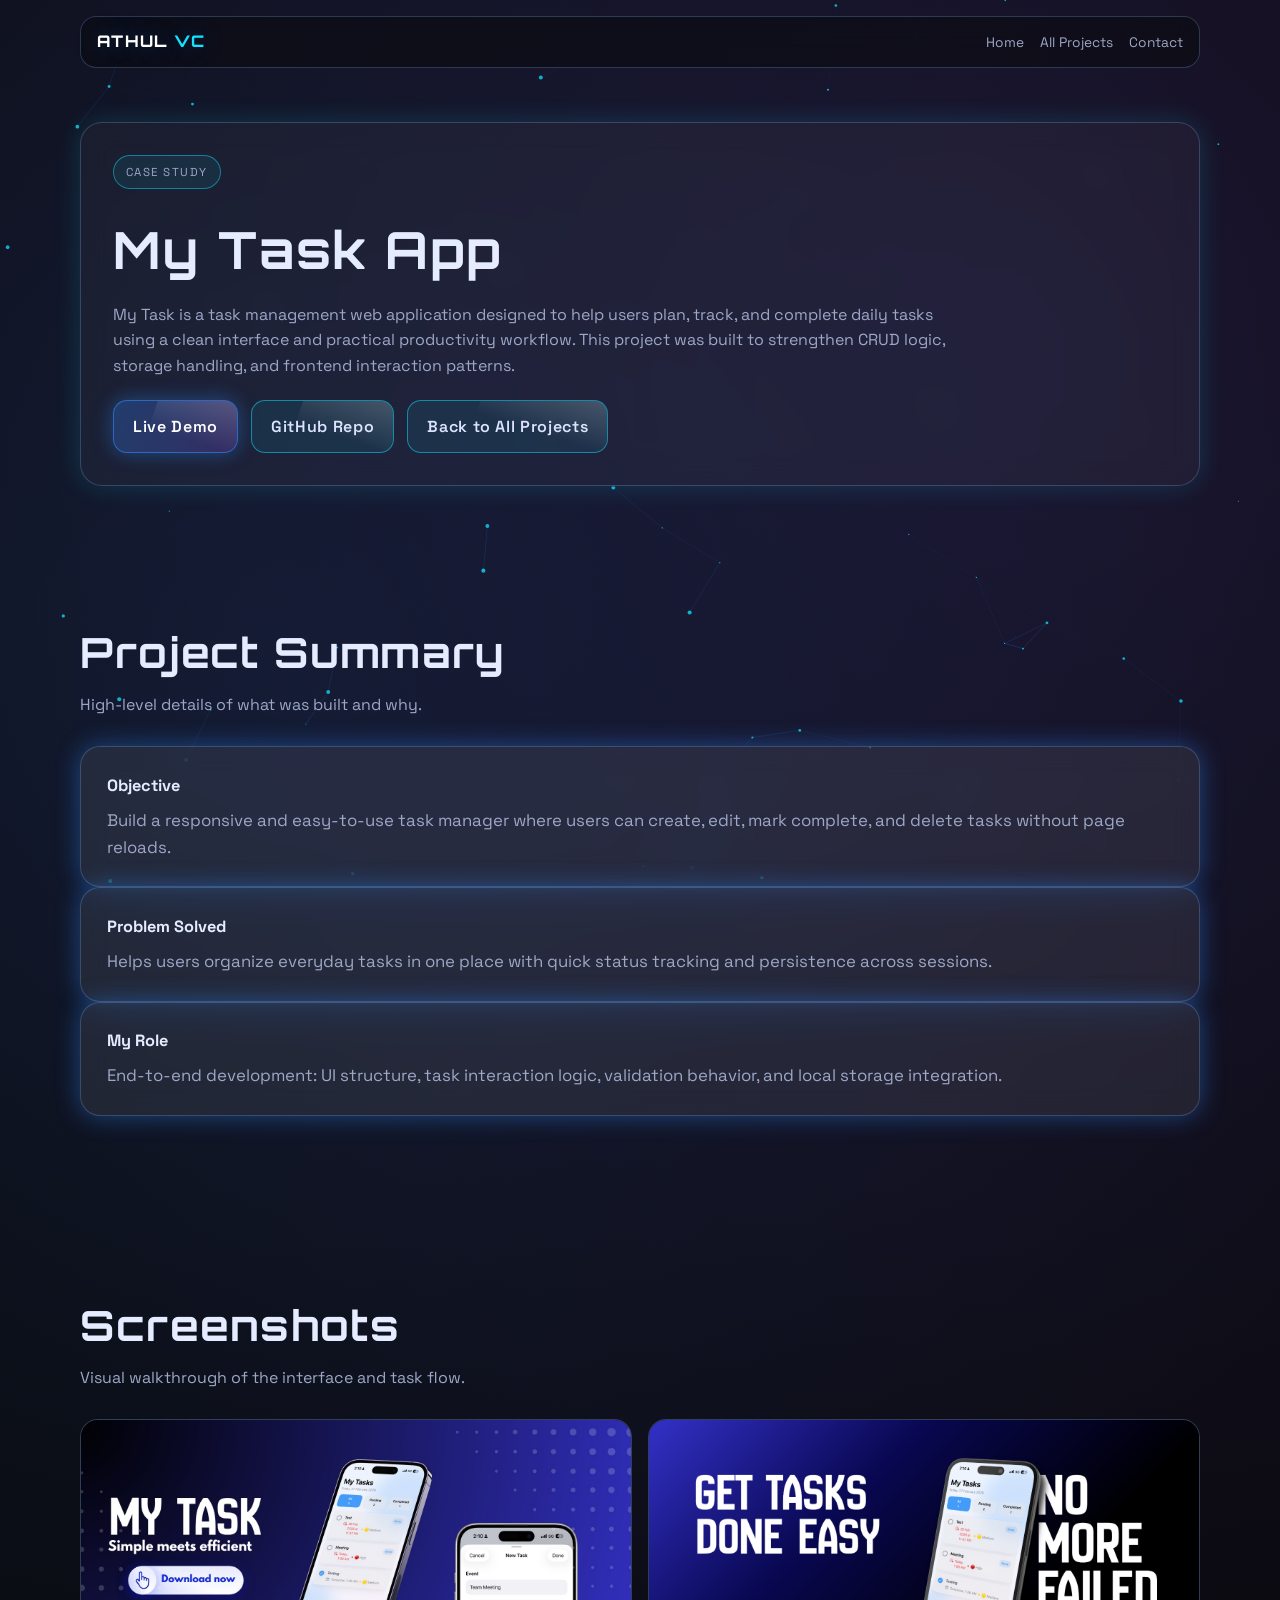
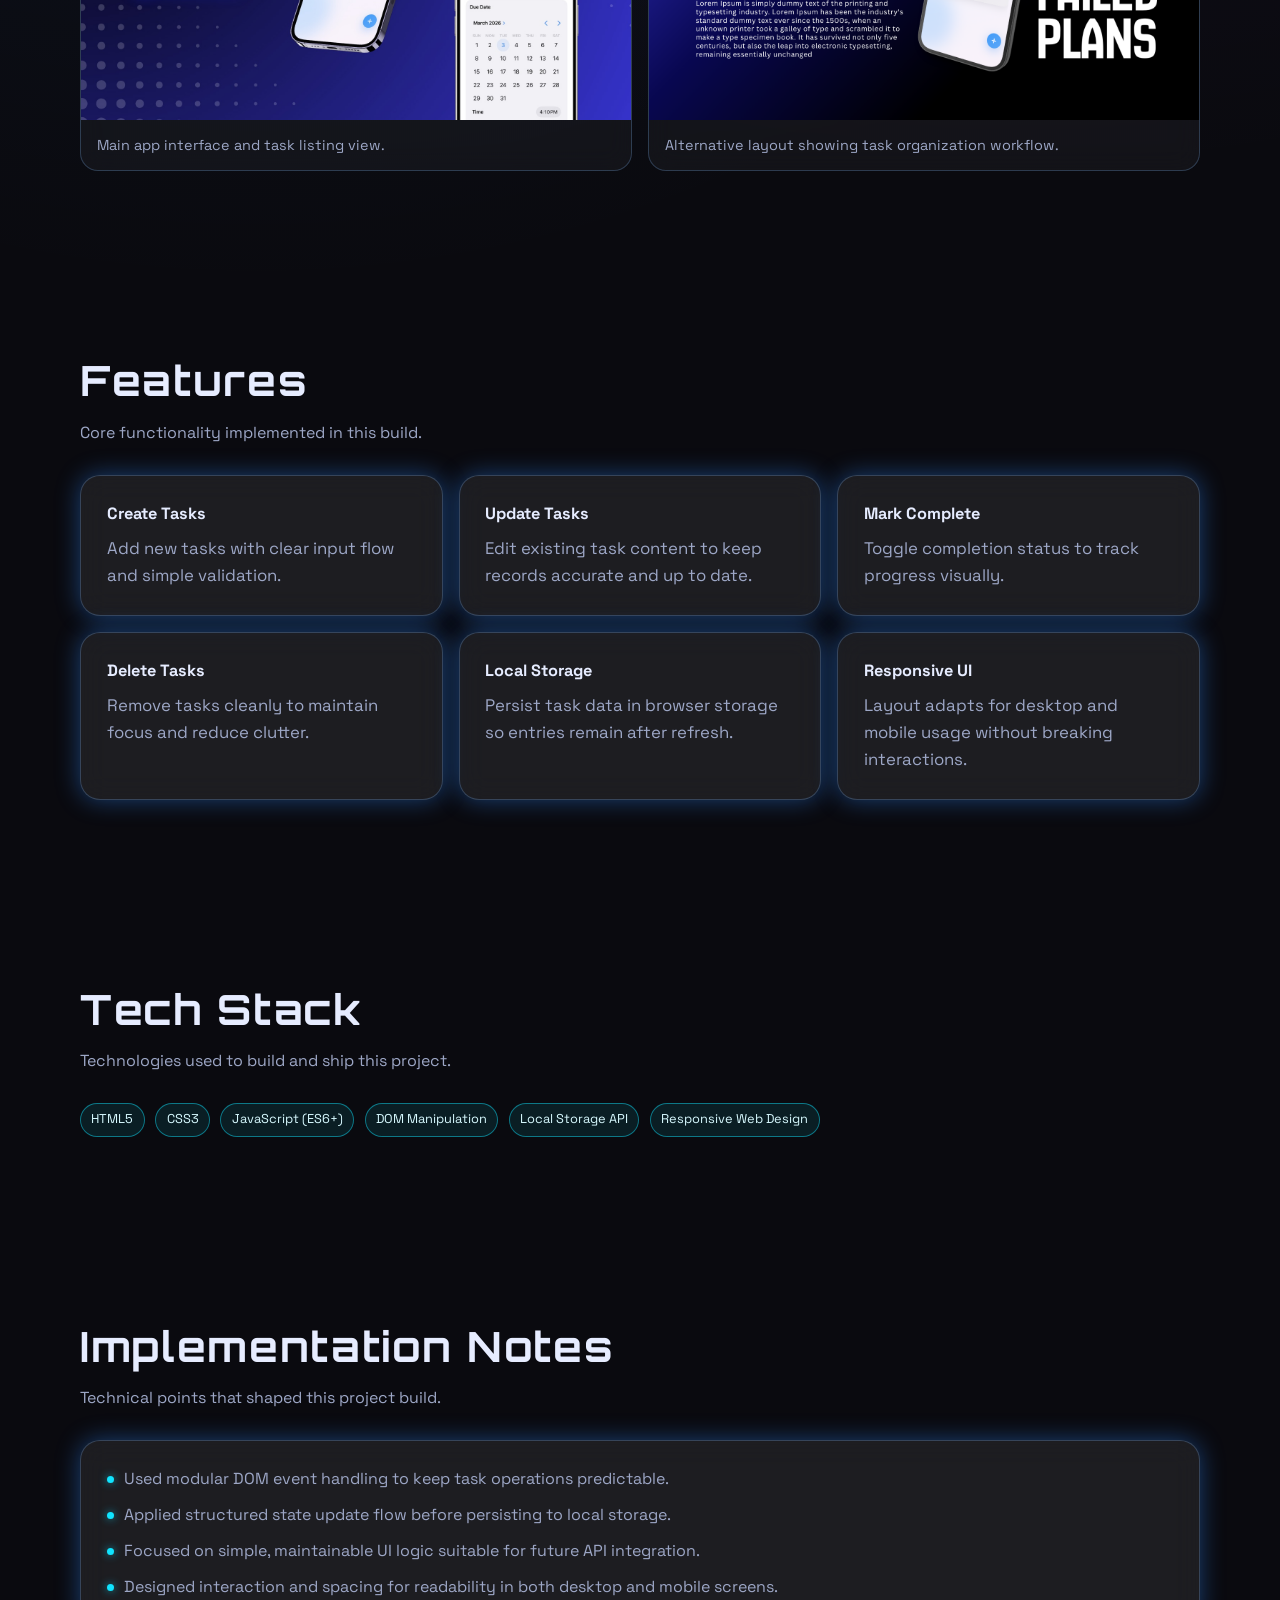
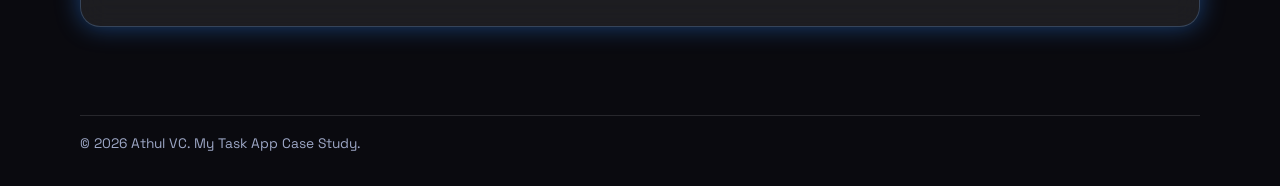
<file: my-task-app.html>
<!DOCTYPE html>
<html lang="en">
<head>
  <meta charset="UTF-8" />
  <meta http-equiv="X-UA-Compatible" content="IE=edge" />
  <meta name="viewport" content="width=device-width, initial-scale=1.0" />
  <title>My Task App | Project Details | Athul VC</title>
  <meta name="description" content="Detailed project case study for My Task app by Athul VC. Includes project overview, features, screenshots, tech stack, and implementation details." />
  <meta name="theme-color" content="#0a0a0f" />
  <link rel="preconnect" href="https://fonts.googleapis.com" />
  <link rel="preconnect" href="https://fonts.gstatic.com" crossorigin />
  <link href="https://fonts.googleapis.com/css2?family=Orbitron:wght@500;700;800&family=Space+Grotesk:wght@400;500;600;700&display=swap" rel="stylesheet" />
  <link rel="stylesheet" href="styles.css" />
  <link rel="stylesheet" href="project-detail.css" />
</head>
<body class="project-detail-body">
  <div id="loader" class="loader" aria-hidden="true">
    <div class="loader-ring"></div>
    <p>Loading Project Details...</p>
  </div>

  <canvas id="particle-canvas" aria-hidden="true"></canvas>
  <div class="cursor-glow" id="cursor-glow" aria-hidden="true"></div>

  <header class="site-header">
    <a href="index.html#hero" class="brand">ATHUL<span> VC</span></a>
    <nav>
      <a href="index.html">Home</a>
      <a href="projects.html">All Projects</a>
      <a href="index.html#contact">Contact</a>
    </nav>
  </header>

  <main>
    <section class="section project-detail-hero reveal">
      <div class="project-detail-hero-panel">
        <p class="status-pill">CASE STUDY</p>
        <h1>My Task App</h1>
        <p>
          My Task is a task management web application designed to help users plan, track, and complete daily tasks using a
          clean interface and practical productivity workflow. This project was built to strengthen CRUD logic, storage handling,
          and frontend interaction patterns.
        </p>
        <div class="project-detail-hero-actions">
          <a href="https://athulvc.github.io/" target="_blank" rel="noopener noreferrer" class="btn btn-primary">Live Demo</a>
          <a href="https://github.com/athulvc" target="_blank" rel="noopener noreferrer" class="btn btn-secondary">GitHub Repo</a>
          <a href="projects.html" class="btn btn-secondary">Back to All Projects</a>
        </div>
      </div>
    </section>

    <section class="section reveal">
      <div class="section-heading">
        <h2>Project Summary</h2>
        <p>High-level details of what was built and why.</p>
      </div>
      <div cd "/Users/athulvc/Desktop/ATHUL PORTFOLIO"class="detail-grid">
        <article class="glass-card detail-card">
          <h3>Objective</h3>
          <p>
            Build a responsive and easy-to-use task manager where users can create, edit, mark complete, and delete tasks without page reloads.
          </p>
        </article>
        <article class="glass-card detail-card">
          <h3>Problem Solved</h3>
          <p>
            Helps users organize everyday tasks in one place with quick status tracking and persistence across sessions.
          </p>
        </article>
        <article class="glass-card detail-card">
          <h3>My Role</h3>
          <p>
            End-to-end development: UI structure, task interaction logic, validation behavior, and local storage integration.
          </p>
        </article>
      </div>
    </section>

    <section class="section reveal">
      <div class="section-heading">
        <h2>Screenshots</h2>
        <p>Visual walkthrough of the interface and task flow.</p>
      </div>
      <div class="shot-grid">
        <figure class="shot-card">
          <img src="assets/projects/mytasks.jpg" alt="My Task app primary interface screenshot" loading="lazy" />
          <figcaption>Main app interface and task listing view.</figcaption>
        </figure>
        <figure class="shot-card">
          <img src="assets/projects/MY TASK BANNER.png" alt="My Task app alternate UI screenshot" loading="lazy" />
          <figcaption>Alternative layout showing task organization workflow.</figcaption>
        </figure>
      </div>
    </section>

    <section class="section reveal">
      <div class="section-heading">
        <h2>Features</h2>
        <p>Core functionality implemented in this build.</p>
      </div>
      <div class="feature-grid">
        <article class="feature-item glass-card">
          <h3>Create Tasks</h3>
          <p>Add new tasks with clear input flow and simple validation.</p>
        </article>
        <article class="feature-item glass-card">
          <h3>Update Tasks</h3>
          <p>Edit existing task content to keep records accurate and up to date.</p>
        </article>
        <article class="feature-item glass-card">
          <h3>Mark Complete</h3>
          <p>Toggle completion status to track progress visually.</p>
        </article>
        <article class="feature-item glass-card">
          <h3>Delete Tasks</h3>
          <p>Remove tasks cleanly to maintain focus and reduce clutter.</p>
        </article>
        <article class="feature-item glass-card">
          <h3>Local Storage</h3>
          <p>Persist task data in browser storage so entries remain after refresh.</p>
        </article>
        <article class="feature-item glass-card">
          <h3>Responsive UI</h3>
          <p>Layout adapts for desktop and mobile usage without breaking interactions.</p>
        </article>
      </div>
    </section>

    <section class="section reveal">
      <div class="section-heading">
        <h2>Tech Stack</h2>
        <p>Technologies used to build and ship this project.</p>
      </div>
      <div class="badge-wrap detail-badges">
        <span>HTML5</span>
        <span>CSS3</span>
        <span>JavaScript (ES6+)</span>
        <span>DOM Manipulation</span>
        <span>Local Storage API</span>
        <span>Responsive Web Design</span>
      </div>
    </section>

    <section class="section reveal">
      <div class="section-heading">
        <h2>Implementation Notes</h2>
        <p>Technical points that shaped this project build.</p>
      </div>
      <article class="glass-card">
        <ul class="detail-list">
          <li>Used modular DOM event handling to keep task operations predictable.</li>
          <li>Applied structured state update flow before persisting to local storage.</li>
          <li>Focused on simple, maintainable UI logic suitable for future API integration.</li>
          <li>Designed interaction and spacing for readability in both desktop and mobile screens.</li>
        </ul>
      </article>
    </section>
  </main>

  <footer class="site-footer">
    <p>&copy; <span id="year"></span> Athul VC. My Task App Case Study.</p>
  </footer>

  <script src="script.js"></script>
</body>
</html>
</file>
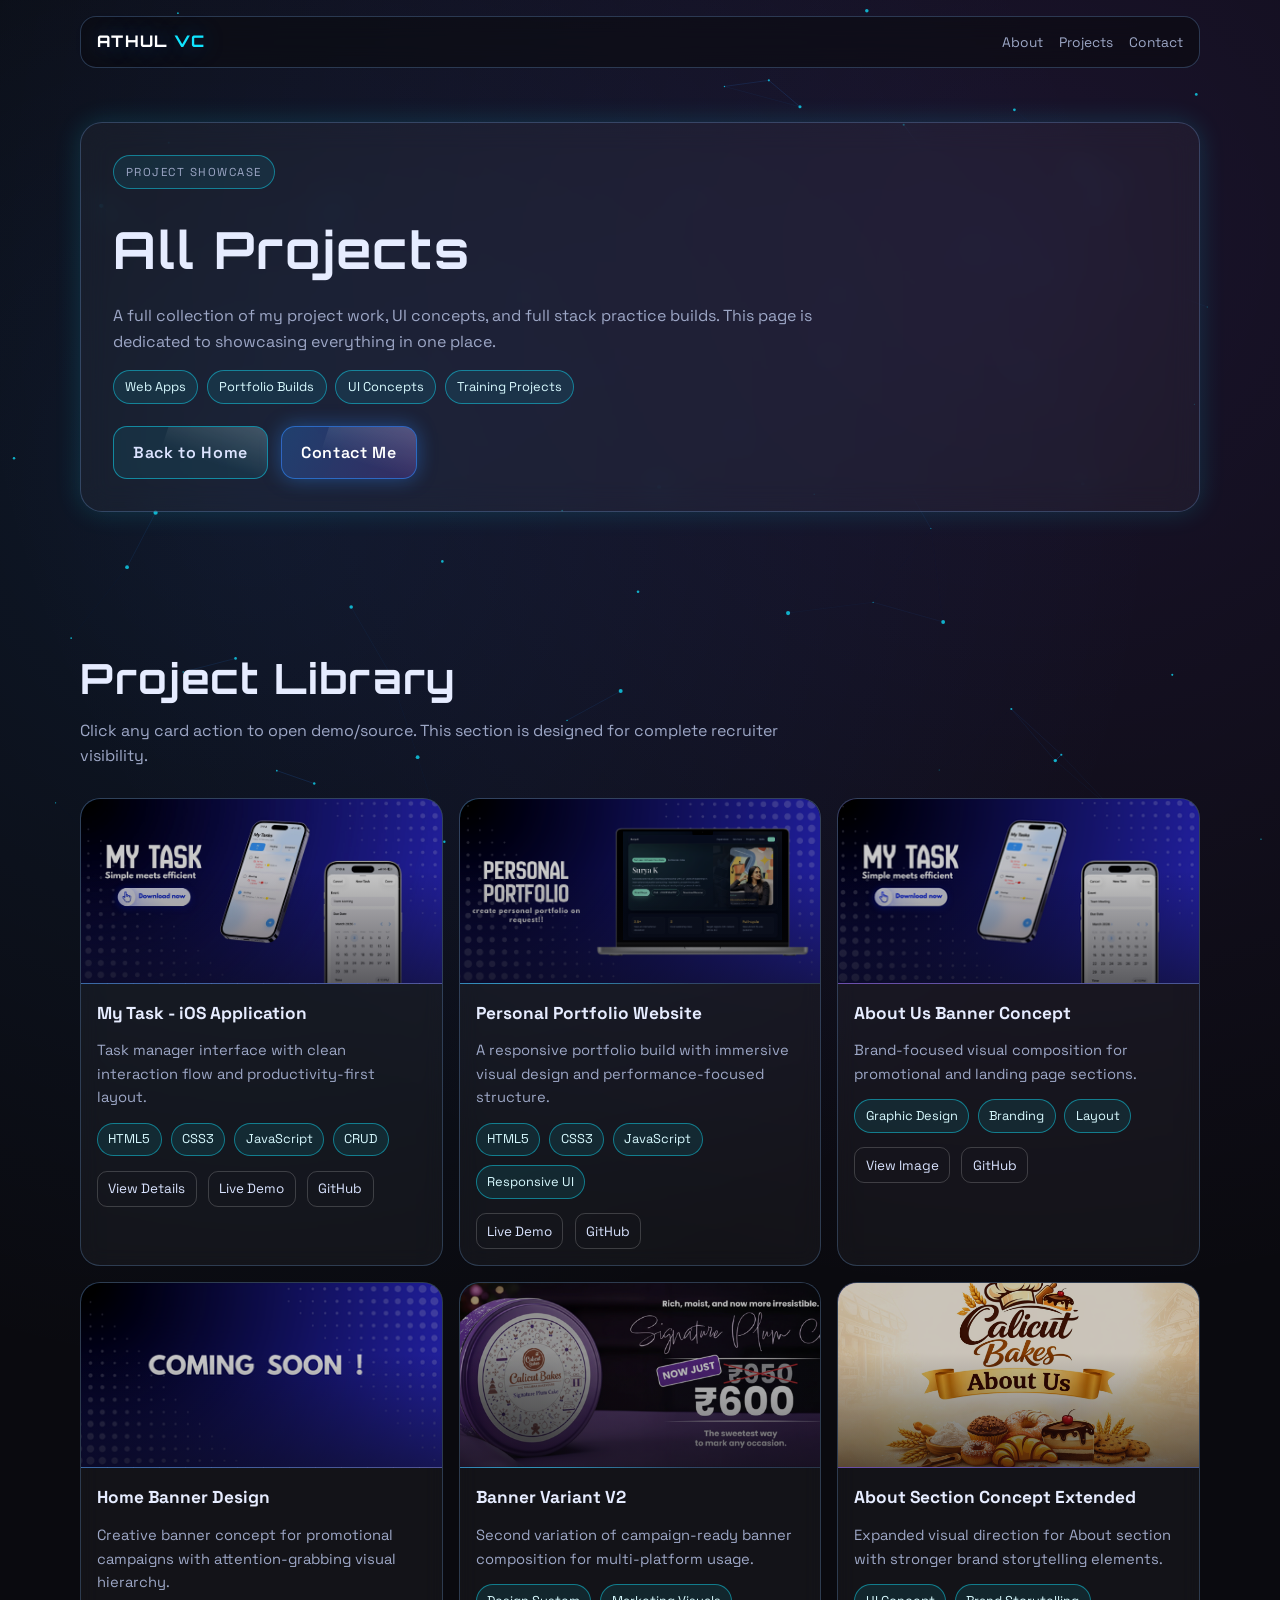
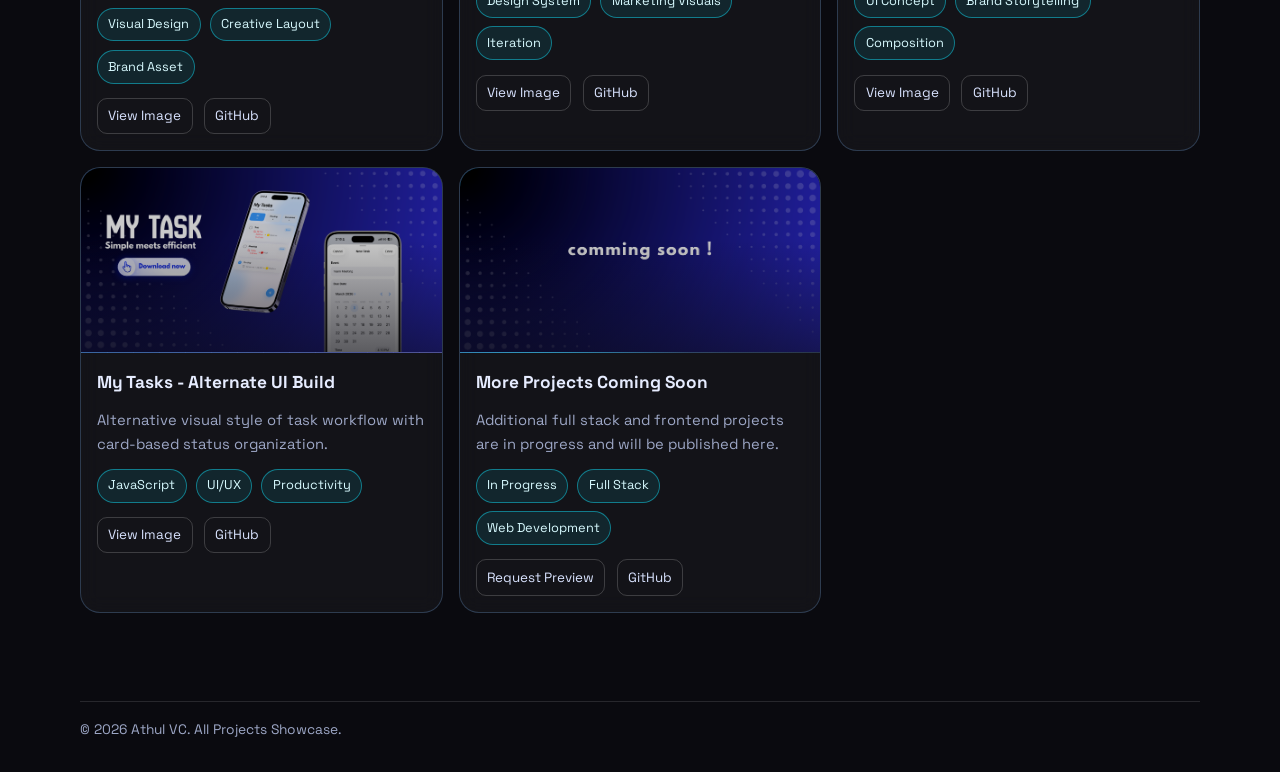
<file: projects.html>
<!DOCTYPE html>
<html lang="en">
<head>
  <meta charset="UTF-8" />
  <meta http-equiv="X-UA-Compatible" content="IE=edge" />
  <meta name="viewport" content="width=device-width, initial-scale=1.0" />
  <title>Athul VC | All Projects</title>
  <meta name="description" content="All projects by Athul VC. Explore complete project showcase including web apps, UI concepts, and training builds." />
  <meta name="theme-color" content="#0a0a0f" />
  <link rel="preconnect" href="https://fonts.googleapis.com" />
  <link rel="preconnect" href="https://fonts.gstatic.com" crossorigin />
  <link href="https://fonts.googleapis.com/css2?family=Orbitron:wght@500;700;800&family=Space+Grotesk:wght@400;500;600;700&display=swap" rel="stylesheet" />
  <link rel="stylesheet" href="styles.css" />
  <link rel="stylesheet" href="projects.css" />
</head>
<body class="projects-page-body">
  <div id="loader" class="loader" aria-hidden="true">
    <div class="loader-ring"></div>
    <p>Loading Project Matrix...</p>
  </div>

  <canvas id="particle-canvas" aria-hidden="true"></canvas>
  <div class="cursor-glow" id="cursor-glow" aria-hidden="true"></div>

  <header class="site-header">
    <a href="index.html#hero" class="brand">ATHUL<span> VC</span></a>
    <nav>
      <a href="index.html#about">About</a>
      <a href="projects.html">Projects</a>
      <a href="index.html#contact">Contact</a>
    </nav>
  </header>

  <main>
    <section class="section projects-hero-section reveal">
      <div class="projects-hero-panel">
        <p class="status-pill">PROJECT SHOWCASE</p>
        <h1>All Projects</h1>
        <p>
          A full collection of my project work, UI concepts, and full stack practice builds.
          This page is dedicated to showcasing everything in one place.
        </p>
        <div class="projects-meta-list">
          <span>Web Apps</span>
          <span>Portfolio Builds</span>
          <span>UI Concepts</span>
          <span>Training Projects</span>
        </div>
        <div class="projects-hero-actions">
          <a href="index.html" class="btn btn-secondary">Back to Home</a>
          <a href="index.html#contact" class="btn btn-primary">Contact Me</a>
        </div>
      </div>
    </section>

    <section class="section reveal">
      <div class="section-heading">
        <h2>Project Library</h2>
        <p>Click any card action to open demo/source. This section is designed for complete recruiter visibility.</p>
      </div>

      <div class="project-grid project-grid-expanded">
        <article class="project-card" data-open-url="my-task-app.html">
          <div class="project-media media-1">
            <img src="assets/projects/mytasks.jpg" alt="My Task iOS application preview" loading="lazy" />
          </div>
          <div class="project-content">
            <h3>My Task - iOS Application</h3>
            <p class="project-desc">Task manager interface with clean interaction flow and productivity-first layout.</p>
            <div class="badge-wrap">
              <span>HTML5</span>
              <span>CSS3</span>
              <span>JavaScript</span>
              <span>CRUD</span>
            </div>
            <div class="project-actions">
              <a href="my-task-app.html">View Details</a>
              <a href="https://athulvc.github.io/" target="_blank" rel="noopener noreferrer">Live Demo</a>
              <a href="https://github.com/athulvc" target="_blank" rel="noopener noreferrer">GitHub</a>
            </div>
          </div>
        </article>

        <article class="project-card">
          <div class="project-media media-2">
            <img src="assets/projects/personalportfolio.jpg" alt="Personal portfolio website preview" loading="lazy" />
          </div>
          <div class="project-content">
            <h3>Personal Portfolio Website</h3>
            <p class="project-desc">A responsive portfolio build with immersive visual design and performance-focused structure.</p>
            <div class="badge-wrap">
              <span>HTML5</span>
              <span>CSS3</span>
              <span>JavaScript</span>
              <span>Responsive UI</span>
            </div>
            <div class="project-actions">
              <a href="https://athulvc.github.io/" target="_blank" rel="noopener noreferrer">Live Demo</a>
              <a href="https://github.com/athulvc" target="_blank" rel="noopener noreferrer">GitHub</a>
            </div>
          </div>
        </article>

        <article class="project-card">
          <div class="project-media media-3">
            <img src="assets/projects/project-aboutus.png" alt="About Us banner concept" loading="lazy" />
          </div>
          <div class="project-content">
            <h3>About Us Banner Concept</h3>
            <p class="project-desc">Brand-focused visual composition for promotional and landing page sections.</p>
            <div class="badge-wrap">
              <span>Graphic Design</span>
              <span>Branding</span>
              <span>Layout</span>
            </div>
            <div class="project-actions">
              <a href="assets/projects/project-aboutus.png" target="_blank" rel="noopener noreferrer">View Image</a>
              <a href="https://github.com/athulvc" target="_blank" rel="noopener noreferrer">GitHub</a>
            </div>
          </div>
        </article>

        <article class="project-card">
          <div class="project-media media-1">
            <img src="assets/projects/project-bannerhome.png" alt="Home banner concept preview" loading="lazy" />
          </div>
          <div class="project-content">
            <h3>Home Banner Design</h3>
            <p class="project-desc">Creative banner concept for promotional campaigns with attention-grabbing visual hierarchy.</p>
            <div class="badge-wrap">
              <span>Visual Design</span>
              <span>Creative Layout</span>
              <span>Brand Asset</span>
            </div>
            <div class="project-actions">
              <a href="assets/projects/project-bannerhome.png" target="_blank" rel="noopener noreferrer">View Image</a>
              <a href="https://github.com/athulvc" target="_blank" rel="noopener noreferrer">GitHub</a>
            </div>
          </div>
        </article>

        <article class="project-card">
          <div class="project-media media-2">
            <img src="assets/projects/project-bannerhome1.png" alt="Alternate banner concept preview" loading="lazy" />
          </div>
          <div class="project-content">
            <h3>Banner Variant V2</h3>
            <p class="project-desc">Second variation of campaign-ready banner composition for multi-platform usage.</p>
            <div class="badge-wrap">
              <span>Design System</span>
              <span>Marketing Visuals</span>
              <span>Iteration</span>
            </div>
            <div class="project-actions">
              <a href="assets/projects/project-bannerhome1.png" target="_blank" rel="noopener noreferrer">View Image</a>
              <a href="https://github.com/athulvc" target="_blank" rel="noopener noreferrer">GitHub</a>
            </div>
          </div>
        </article>

        <article class="project-card">
          <div class="project-media media-3">
            <img src="assets/projects/project-aboutus9.png" alt="Extended about concept preview" loading="lazy" />
          </div>
          <div class="project-content">
            <h3>About Section Concept Extended</h3>
            <p class="project-desc">Expanded visual direction for About section with stronger brand storytelling elements.</p>
            <div class="badge-wrap">
              <span>UI Concept</span>
              <span>Brand Storytelling</span>
              <span>Composition</span>
            </div>
            <div class="project-actions">
              <a href="assets/projects/project-aboutus9.png" target="_blank" rel="noopener noreferrer">View Image</a>
              <a href="https://github.com/athulvc" target="_blank" rel="noopener noreferrer">GitHub</a>
            </div>
          </div>
        </article>

        <article class="project-card">
          <div class="project-media media-1">
            <img src="assets/projects/mytasks.png" alt="My Tasks application alternate preview" loading="lazy" />
          </div>
          <div class="project-content">
            <h3>My Tasks - Alternate UI Build</h3>
            <p class="project-desc">Alternative visual style of task workflow with card-based status organization.</p>
            <div class="badge-wrap">
              <span>JavaScript</span>
              <span>UI/UX</span>
              <span>Productivity</span>
            </div>
            <div class="project-actions">
              <a href="assets/projects/mytasks.png" target="_blank" rel="noopener noreferrer">View Image</a>
              <a href="https://github.com/athulvc" target="_blank" rel="noopener noreferrer">GitHub</a>
            </div>
          </div>
        </article>

        <article class="project-card">
          <div class="project-media media-2">
            <img src="assets/projects/commingsoon.png" alt="Coming soon project placeholder" loading="lazy" />
          </div>
          <div class="project-content">
            <h3>More Projects Coming Soon</h3>
            <p class="project-desc">Additional full stack and frontend projects are in progress and will be published here.</p>
            <div class="badge-wrap">
              <span>In Progress</span>
              <span>Full Stack</span>
              <span>Web Development</span>
            </div>
            <div class="project-actions">
              <a href="index.html#contact">Request Preview</a>
              <a href="https://github.com/athulvc" target="_blank" rel="noopener noreferrer">GitHub</a>
            </div>
          </div>
        </article>
      </div>
    </section>
  </main>

  <footer class="site-footer">
    <p>&copy; <span id="year"></span> Athul VC. All Projects Showcase.</p>
  </footer>

  <script src="script.js"></script>
</body>
</html>
</file>
<file: styles.css>
:root {
  --bg: #0a0a0f;
  --bg-soft: #10101a;
  --panel: rgba(255, 255, 255, 0.08);
  --panel-border: rgba(132, 189, 255, 0.25);
  --text: #e6ecff;
  --text-dim: #9da7c6;
  --blue: #2f8bff;
  --cyan: #10e4ff;
  --violet: #8f56ff;
  --success: #23ffb0;
  --glow: 0 0 24px rgba(47, 139, 255, 0.42);
  --radius: 20px;
  --container: min(1120px, 92vw);
}

* {
  box-sizing: border-box;
  margin: 0;
  padding: 0;
}

html {
  scroll-behavior: smooth;
}

body {
  min-height: 100vh;
  font-family: "Space Grotesk", system-ui, -apple-system, Segoe UI, sans-serif;
  background: radial-gradient(circle at 20% 20%, rgba(47, 139, 255, 0.11), transparent 42%),
              radial-gradient(circle at 80% 10%, rgba(143, 86, 255, 0.12), transparent 45%),
              var(--bg);
  color: var(--text);
  line-height: 1.6;
  overflow-x: hidden;
}

::selection {
  background: rgba(16, 228, 255, 0.3);
  color: #fff;
}

a {
  color: inherit;
  text-decoration: none;
}

#particle-canvas {
  position: fixed;
  inset: 0;
  width: 100%;
  height: 100%;
  z-index: -2;
}

.cursor-glow {
  position: fixed;
  width: 160px;
  height: 160px;
  border-radius: 999px;
  pointer-events: none;
  background: radial-gradient(circle, rgba(16, 228, 255, 0.26) 0%, rgba(16, 228, 255, 0) 65%);
  transform: translate(-50%, -50%);
  z-index: -1;
  opacity: 0;
  transition: opacity 0.25s ease;
}

.loader {
  position: fixed;
  inset: 0;
  z-index: 3000;
  display: grid;
  place-items: center;
  gap: 1rem;
  background: #07070d;
  transition: opacity 0.6s ease, visibility 0.6s ease;
}

.loader.hidden {
  opacity: 0;
  visibility: hidden;
}

.loader-ring {
  width: 72px;
  height: 72px;
  border: 3px solid rgba(16, 228, 255, 0.25);
  border-top-color: var(--cyan);
  border-right-color: var(--violet);
  border-radius: 50%;
  animation: spin 1s linear infinite;
  filter: drop-shadow(0 0 10px rgba(16, 228, 255, 0.55));
}

.loader p {
  font-size: 0.85rem;
  letter-spacing: 0.1em;
  color: var(--text-dim);
  text-transform: uppercase;
}

.site-header {
  position: fixed;
  top: 1rem;
  left: 50%;
  transform: translateX(-50%);
  width: var(--container);
  z-index: 1000;
  padding: 0.75rem 1rem;
  border-radius: 16px;
  border: 1px solid var(--panel-border);
  background: rgba(10, 10, 15, 0.6);
  backdrop-filter: blur(12px);
  display: flex;
  align-items: center;
  justify-content: space-between;
}

.brand {
  font-family: "Orbitron", sans-serif;
  font-weight: 800;
  letter-spacing: 0.08em;
  color: #fff;
  text-shadow: var(--glow);
}

.brand span {
  color: var(--cyan);
}

.site-header nav {
  display: flex;
  gap: 1rem;
  flex-wrap: wrap;
  justify-content: flex-end;
}

.site-header nav a {
  font-size: 0.86rem;
  color: var(--text-dim);
  transition: color 0.25s ease, text-shadow 0.25s ease;
}

.site-header nav a:hover {
  color: #fff;
  text-shadow: 0 0 14px rgba(16, 228, 255, 0.7);
}

.hero {
  min-height: 100vh;
  display: grid;
  place-items: center;
  position: relative;
  overflow: hidden;
  padding: 6.5rem 1rem 3rem;
}

.hero-grid {
  position: absolute;
  inset: -20% -10%;
  background-image:
    linear-gradient(rgba(112, 142, 255, 0.11) 1px, transparent 1px),
    linear-gradient(90deg, rgba(112, 142, 255, 0.11) 1px, transparent 1px);
  background-size: 64px 64px;
  transform: perspective(600px) rotateX(70deg);
  transform-origin: top;
  opacity: 0.3;
  animation: drift 24s linear infinite;
}

.hero-overlay {
  position: absolute;
  inset: 0;
  background: radial-gradient(circle at 50% 50%, rgba(16, 228, 255, 0.1), transparent 55%);
}

.hero-content {
  width: min(1120px, 95vw);
  display: grid;
  grid-template-columns: 1.05fr 0.95fr;
  gap: 2rem;
  align-items: center;
  text-align: left;
  z-index: 2;
}

.hero-copy {
  max-width: 680px;
}

.status-pill {
  display: inline-flex;
  margin-bottom: 1.2rem;
  font-size: 0.72rem;
  letter-spacing: 0.13em;
  text-transform: uppercase;
  padding: 0.45rem 0.75rem;
  border: 1px solid rgba(16, 228, 255, 0.45);
  border-radius: 999px;
  color: var(--cyan);
  background: rgba(16, 228, 255, 0.08);
}

.hero h1 {
  font-family: "Orbitron", sans-serif;
  font-size: clamp(2.6rem, 8vw, 6rem);
  line-height: 1;
  letter-spacing: 0.08em;
  text-transform: uppercase;
  text-shadow: 0 0 16px rgba(47, 139, 255, 0.9), 0 0 35px rgba(143, 86, 255, 0.4);
}

.typing-line {
  margin-top: 1.2rem;
  min-height: 2rem;
  font-size: clamp(1rem, 2vw, 1.5rem);
  color: var(--text-dim);
}

.hero-meta {
  margin-top: 0.5rem;
  color: #b8c6ef;
  font-size: 0.95rem;
}

.cursor {
  color: var(--cyan);
  animation: blink 0.8s steps(1) infinite;
}

.hero-actions {
  margin-top: 2rem;
  display: flex;
  gap: 1rem;
  justify-content: flex-start;
  flex-wrap: wrap;
}

.hero-visual {
  display: flex;
  justify-content: center;
}

.profile-frame {
  width: min(380px, 88vw);
  aspect-ratio: 1 / 1;
  border-radius: 28px;
  padding: 10px;
  border: 1px solid rgba(16, 228, 255, 0.45);
  background: linear-gradient(135deg, rgba(16, 228, 255, 0.14), rgba(143, 86, 255, 0.22));
  backdrop-filter: blur(10px);
  box-shadow: 0 0 28px rgba(16, 228, 255, 0.32), 0 0 50px rgba(143, 86, 255, 0.24);
  position: relative;
  overflow: hidden;
}

.profile-frame::before {
  content: "";
  position: absolute;
  inset: 0;
  background: radial-gradient(circle at 80% 10%, rgba(16, 228, 255, 0.3), transparent 38%);
  pointer-events: none;
}

.profile-frame img {
  width: 100%;
  height: 100%;
  object-fit: cover;
  border-radius: 20px;
  filter: saturate(1.06) contrast(1.04);
}

.btn {
  display: inline-flex;
  align-items: center;
  justify-content: center;
  border-radius: 14px;
  border: 1px solid transparent;
  padding: 0.8rem 1.2rem;
  font-weight: 600;
  letter-spacing: 0.04em;
  transition: transform 0.28s ease, box-shadow 0.28s ease, border-color 0.28s ease;
  position: relative;
  overflow: hidden;
}

.btn::before {
  content: "";
  position: absolute;
  inset: -120% 40% auto;
  width: 120%;
  height: 220%;
  transform: rotate(18deg);
  background: linear-gradient(transparent, rgba(255, 255, 255, 0.2), transparent);
  transition: transform 0.65s ease;
}

.btn:hover::before {
  transform: translateX(90%) rotate(18deg);
}

.btn-primary {
  color: #fff;
  background: linear-gradient(120deg, rgba(47, 139, 255, 0.28), rgba(143, 86, 255, 0.22));
  border-color: rgba(47, 139, 255, 0.6);
  box-shadow: 0 0 20px rgba(47, 139, 255, 0.4);
}

.btn-secondary {
  color: #dbe3ff;
  border-color: rgba(16, 228, 255, 0.5);
  background: rgba(16, 228, 255, 0.08);
}

.btn:hover {
  transform: translateY(-3px);
  box-shadow: 0 0 22px rgba(16, 228, 255, 0.45);
}

.scroll-indicator {
  position: absolute;
  bottom: 1.8rem;
  left: 50%;
  transform: translateX(-50%);
  width: 30px;
  height: 52px;
  border: 1px solid rgba(255, 255, 255, 0.3);
  border-radius: 18px;
  display: grid;
  place-items: center;
}

.scroll-indicator span {
  width: 6px;
  height: 10px;
  border-radius: 999px;
  background: var(--cyan);
  box-shadow: 0 0 12px rgba(16, 228, 255, 0.7);
  animation: scrollDot 1.5s ease-in-out infinite;
}

.section {
  width: var(--container);
  margin: 0 auto;
  padding: 5.5rem 0;
  position: relative;
}

.section-heading {
  margin-bottom: 1.8rem;
}

.section h2 {
  font-family: "Orbitron", sans-serif;
  font-size: clamp(1.65rem, 4vw, 2.6rem);
  letter-spacing: 0.04em;
  margin-bottom: 0.4rem;
}

.section-heading p {
  max-width: 700px;
  color: var(--text-dim);
}

.glass-card {
  background: var(--panel);
  border: 1px solid var(--panel-border);
  border-radius: var(--radius);
  padding: clamp(1rem, 2vw, 2rem);
  backdrop-filter: blur(14px);
  box-shadow: var(--glow);
}

.glass-card p {
  font-size: 1.05rem;
  color: #d9e3ff;
}

.tech-grid {
  display: grid;
  grid-template-columns: repeat(3, minmax(0, 1fr));
  gap: 1rem;
}

.tech-card {
  background: linear-gradient(155deg, rgba(255, 255, 255, 0.06), rgba(47, 139, 255, 0.07));
  border: 1px solid rgba(143, 86, 255, 0.35);
  border-radius: var(--radius);
  padding: 1.2rem;
  min-height: 170px;
  transition: transform 0.25s ease, box-shadow 0.25s ease;
  transform-style: preserve-3d;
}

.tech-card h3 {
  font-family: "Orbitron", sans-serif;
  font-size: 1rem;
  margin-bottom: 0.75rem;
  color: #fff;
}

.badge-wrap {
  display: flex;
  flex-wrap: wrap;
  gap: 0.55rem;
}

.badge-wrap span {
  display: inline-flex;
  padding: 0.35rem 0.65rem;
  border-radius: 999px;
  border: 1px solid rgba(16, 228, 255, 0.45);
  background: rgba(16, 228, 255, 0.09);
  color: #d8faff;
  font-size: 0.8rem;
}

.tech-card:hover {
  transform: translateY(-5px);
  box-shadow: 0 0 26px rgba(143, 86, 255, 0.38);
}

.project-grid {
  display: grid;
  grid-template-columns: repeat(3, minmax(0, 1fr));
  gap: 1rem;
}

.project-card {
  border-radius: var(--radius);
  overflow: hidden;
  background: rgba(255, 255, 255, 0.04);
  border: 1px solid rgba(132, 189, 255, 0.24);
  backdrop-filter: blur(10px);
  transition: transform 0.3s ease, box-shadow 0.3s ease, border-color 0.3s ease;
  position: relative;
}

.project-card::before {
  content: "";
  position: absolute;
  inset: 0;
  border-radius: inherit;
  padding: 1px;
  background: linear-gradient(120deg, transparent, rgba(16, 228, 255, 0.7), transparent);
  -webkit-mask: linear-gradient(#fff 0 0) content-box, linear-gradient(#fff 0 0);
  -webkit-mask-composite: xor;
  mask-composite: exclude;
  opacity: 0;
  transition: opacity 0.3s ease;
}

.project-card:hover {
  transform: translateY(-8px);
  border-color: rgba(16, 228, 255, 0.5);
  box-shadow: 0 0 30px rgba(16, 228, 255, 0.22);
}

.project-card[data-open-projects],
.project-card[data-open-url] {
  cursor: pointer;
}

.project-card[data-open-projects]:focus-visible,
.project-card[data-open-url]:focus-visible {
  outline: 2px solid rgba(16, 228, 255, 0.85);
  outline-offset: 3px;
}

.project-card:hover::before {
  opacity: 1;
}

.project-media {
  height: 185px;
  position: relative;
  overflow: hidden;
  background: linear-gradient(140deg, rgba(47, 139, 255, 0.45), rgba(143, 86, 255, 0.28));
  border-bottom: 1px solid rgba(255, 255, 255, 0.1);
}

.project-media img {
  width: 100%;
  height: 100%;
  display: block;
  object-fit: cover;
  filter: brightness(0.78) contrast(1.05) saturate(1.08);
  transition: transform 0.45s ease, filter 0.45s ease;
}

.project-media::after {
  content: "";
  position: absolute;
  inset: 0;
  background: linear-gradient(to top, rgba(10, 10, 15, 0.55), transparent 62%);
  pointer-events: none;
}

.project-card:hover .project-media img {
  transform: scale(1.06);
  filter: brightness(0.9) contrast(1.07) saturate(1.12);
}

.media-1 {
  background:
    linear-gradient(140deg, rgba(47, 139, 255, 0.55), rgba(143, 86, 255, 0.45)),
    repeating-linear-gradient(90deg, rgba(255, 255, 255, 0.08) 0 1px, transparent 1px 26px);
}

.media-2 {
  background:
    radial-gradient(circle at 20% 20%, rgba(16, 228, 255, 0.52), transparent 50%),
    linear-gradient(130deg, rgba(47, 139, 255, 0.5), rgba(10, 10, 15, 0.8));
}

.media-3 {
  background:
    linear-gradient(130deg, rgba(143, 86, 255, 0.58), rgba(47, 139, 255, 0.42)),
    repeating-linear-gradient(0deg, rgba(255, 255, 255, 0.08) 0 1px, transparent 1px 18px);
}

.project-content {
  padding: 1rem;
}

.project-content h3 {
  margin-bottom: 0.75rem;
  font-size: 1.08rem;
}

.project-desc {
  color: var(--text-dim);
  font-size: 0.92rem;
  margin-bottom: 0.8rem;
}

.project-actions {
  margin-top: 0.9rem;
  display: flex;
  gap: 0.7rem;
}

.project-actions a {
  font-size: 0.84rem;
  border: 1px solid rgba(255, 255, 255, 0.18);
  border-radius: 10px;
  padding: 0.4rem 0.65rem;
  color: #d9e3ff;
  transition: 0.25s ease;
}

.project-actions a:hover {
  border-color: rgba(16, 228, 255, 0.7);
  color: #fff;
  box-shadow: 0 0 16px rgba(16, 228, 255, 0.35);
}

.projects-page-cta {
  margin-top: 1.6rem;
  display: flex;
  justify-content: center;
}

.timeline {
  position: relative;
  margin-left: 0.5rem;
  padding-left: 1.8rem;
}

.timeline::before {
  content: "";
  position: absolute;
  top: 0;
  left: 0.3rem;
  width: 2px;
  height: 100%;
  background: linear-gradient(var(--cyan), rgba(143, 86, 255, 0.8));
  box-shadow: 0 0 16px rgba(16, 228, 255, 0.4);
}

.timeline-item {
  position: relative;
  padding-bottom: 1.4rem;
}

.timeline-node {
  position: absolute;
  left: -1.6rem;
  top: 0.2rem;
  width: 14px;
  height: 14px;
  border-radius: 999px;
  background: #0f1020;
  border: 2px solid var(--cyan);
  box-shadow: 0 0 16px rgba(16, 228, 255, 0.78);
  animation: pulse 1.7s ease-in-out infinite;
}

.timeline-content {
  border: 1px solid rgba(143, 86, 255, 0.25);
  background: rgba(255, 255, 255, 0.04);
  border-radius: 14px;
  padding: 1rem;
}

.timeline-content h3 {
  margin-bottom: 0.4rem;
  font-size: 1.05rem;
}

.timeline-content p {
  color: var(--text-dim);
}

.contact-wrap {
  display: grid;
  gap: 1.2rem;
  grid-template-columns: 1fr minmax(260px, 340px);
  align-items: start;
}

.contact-side {
  display: grid;
  gap: 0.85rem;
}

.contact-details {
  border: 1px solid rgba(132, 189, 255, 0.24);
  background: rgba(255, 255, 255, 0.04);
  border-radius: 16px;
  padding: 1rem;
  backdrop-filter: blur(12px);
}

.contact-details h3 {
  font-family: "Orbitron", sans-serif;
  font-size: 0.96rem;
  letter-spacing: 0.05em;
  margin-bottom: 0.65rem;
}

.contact-details p {
  color: var(--text-dim);
  margin-bottom: 0.4rem;
  font-size: 0.88rem;
}

.contact-details p:last-child {
  margin-bottom: 0;
}

.contact-details strong {
  color: #dce7ff;
}

.contact-details a {
  color: #a8eaff;
}

.contact-details a:hover {
  text-decoration: underline;
}

.contact-form {
  background: rgba(255, 255, 255, 0.04);
  border: 1px solid rgba(132, 189, 255, 0.24);
  border-radius: var(--radius);
  padding: 1.2rem;
  backdrop-filter: blur(12px);
  display: grid;
  gap: 0.55rem;
}

.contact-form label {
  font-size: 0.87rem;
  color: #c7d4ff;
}

.contact-form input,
.contact-form textarea {
  width: 100%;
  border: 1px solid rgba(255, 255, 255, 0.18);
  background: rgba(10, 10, 15, 0.7);
  color: #fff;
  border-radius: 12px;
  padding: 0.75rem;
  font: inherit;
  outline: none;
  transition: border-color 0.25s ease, box-shadow 0.25s ease;
}

.contact-form input:focus,
.contact-form textarea:focus {
  border-color: rgba(16, 228, 255, 0.8);
  box-shadow: 0 0 0 3px rgba(16, 228, 255, 0.12), 0 0 18px rgba(16, 228, 255, 0.3);
}

.form-status {
  min-height: 1.2rem;
  font-size: 0.84rem;
  color: var(--text-dim);
}

.form-status[data-state="success"] {
  color: var(--success);
}

.form-status[data-state="error"] {
  color: #ff7f9f;
}

.socials {
  display: grid;
  gap: 0.65rem;
}

.socials a {
  width: 50px;
  height: 50px;
  border-radius: 14px;
  border: 1px solid rgba(16, 228, 255, 0.45);
  background: rgba(16, 228, 255, 0.07);
  display: grid;
  place-items: center;
  color: #dcf8ff;
  transition: transform 0.25s ease, box-shadow 0.25s ease;
}

.socials a svg {
  width: 22px;
  height: 22px;
  fill: currentColor;
}

.socials a:hover {
  transform: translateY(-3px);
  box-shadow: 0 0 20px rgba(16, 228, 255, 0.45);
  animation: pulse 0.8s ease;
}

.site-footer {
  width: var(--container);
  margin: 0 auto;
  border-top: 1px solid rgba(255, 255, 255, 0.12);
  padding: 1rem 0 2rem;
  color: var(--text-dim);
  font-size: 0.86rem;
}

.reveal {
  opacity: 0;
  transform: translateY(30px);
  transition: opacity 0.7s ease, transform 0.7s ease;
}

.reveal.visible {
  opacity: 1;
  transform: translateY(0);
}

@keyframes spin {
  to { transform: rotate(360deg); }
}

@keyframes blink {
  0%, 50% { opacity: 1; }
  51%, 100% { opacity: 0; }
}

@keyframes pulse {
  0%, 100% { transform: scale(1); }
  50% { transform: scale(1.14); }
}

@keyframes scrollDot {
  0% { transform: translateY(-6px); opacity: 0.4; }
  50% { transform: translateY(6px); opacity: 1; }
  100% { transform: translateY(-6px); opacity: 0.4; }
}

@keyframes drift {
  from { transform: perspective(600px) rotateX(70deg) translateY(0); }
  to { transform: perspective(600px) rotateX(70deg) translateY(64px); }
}

@media (max-width: 1024px) {
  .hero-content {
    grid-template-columns: 1fr;
    text-align: center;
    gap: 1.4rem;
  }

  .hero-copy {
    margin: 0 auto;
  }

  .hero-actions {
    justify-content: center;
  }

  .project-grid {
    grid-template-columns: repeat(2, minmax(0, 1fr));
  }

  .tech-grid {
    grid-template-columns: repeat(2, minmax(0, 1fr));
  }
}

@media (max-width: 760px) {
  .site-header {
    top: 0.6rem;
    padding: 0.8rem;
  }

  .site-header nav {
    display: none;
  }

  .hero {
    padding-top: 5.5rem;
  }

  .profile-frame {
    width: min(340px, 90vw);
    border-radius: 22px;
  }

  .project-grid,
  .tech-grid,
  .contact-wrap {
    grid-template-columns: 1fr;
  }

  .socials {
    display: flex;
    justify-content: flex-start;
    flex-wrap: wrap;
  }

  .section {
    padding: 4.5rem 0;
  }
}

@media (prefers-reduced-motion: reduce) {
  *, *::before, *::after {
    animation-duration: 0.01ms !important;
    animation-iteration-count: 1 !important;
    transition-duration: 0.01ms !important;
    scroll-behavior: auto !important;
  }
}
</file>
<file: project-detail.css>
.project-detail-body main {
  padding-top: 5.4rem;
}

.project-detail-hero {
  padding-top: 2.2rem;
  padding-bottom: 2.8rem;
}

.project-detail-hero-panel {
  border: 1px solid rgba(132, 189, 255, 0.25);
  border-radius: 22px;
  background: rgba(255, 255, 255, 0.04);
  backdrop-filter: blur(14px);
  padding: clamp(1rem, 3vw, 2rem);
  box-shadow: 0 0 26px rgba(16, 228, 255, 0.16);
}

.project-detail-hero-panel h1 {
  font-family: "Orbitron", sans-serif;
  letter-spacing: 0.04em;
  margin-bottom: 0.7rem;
  font-size: clamp(1.9rem, 5vw, 3.2rem);
}

.project-detail-hero-panel p {
  color: var(--text-dim);
  max-width: 850px;
}

.project-detail-hero-actions {
  margin-top: 1.35rem;
  display: flex;
  gap: 0.8rem;
  flex-wrap: wrap;
}

.detail-grid {
  display: grid;
  grid-template-columns: repeat(3, minmax(0, 1fr));
  gap: 1rem;
}

.detail-card h3,
.feature-item h3 {
  margin-bottom: 0.5rem;
  font-size: 1.02rem;
}

.detail-card p,
.feature-item p {
  color: var(--text-dim);
}

.shot-grid {
  display: grid;
  grid-template-columns: repeat(2, minmax(0, 1fr));
  gap: 1rem;
}

.shot-card {
  border: 1px solid rgba(132, 189, 255, 0.24);
  border-radius: 18px;
  overflow: hidden;
  background: rgba(255, 255, 255, 0.04);
  backdrop-filter: blur(12px);
}

.shot-card img {
  width: 100%;
  display: block;
  height: 300px;
  object-fit: cover;
}

.shot-card figcaption {
  padding: 0.85rem 1rem;
  color: var(--text-dim);
  font-size: 0.9rem;
}

.feature-grid {
  display: grid;
  grid-template-columns: repeat(3, minmax(0, 1fr));
  gap: 1rem;
}

.detail-badges {
  gap: 0.65rem;
}

.detail-list {
  list-style: none;
  display: grid;
  gap: 0.65rem;
}

.detail-list li {
  color: var(--text-dim);
  padding-left: 1.1rem;
  position: relative;
}

.detail-list li::before {
  content: "";
  position: absolute;
  left: 0;
  top: 0.62rem;
  width: 7px;
  height: 7px;
  border-radius: 50%;
  background: var(--cyan);
  box-shadow: 0 0 8px rgba(16, 228, 255, 0.65);
}

@media (max-width: 1024px) {
  .detail-grid,
  .feature-grid {
    grid-template-columns: repeat(2, minmax(0, 1fr));
  }
}

@media (max-width: 760px) {
  .project-detail-body main {
    padding-top: 5rem;
  }

  .shot-grid,
  .detail-grid,
  .feature-grid {
    grid-template-columns: 1fr;
  }

  .shot-card img {
    height: 240px;
  }
}
</file>
<file: projects.css>
.projects-page-body main {
  padding-top: 5.4rem;
}

.projects-hero-section {
  padding-top: 2.2rem;
  padding-bottom: 2.8rem;
}

.projects-hero-panel {
  border: 1px solid rgba(132, 189, 255, 0.25);
  border-radius: 22px;
  background: rgba(255, 255, 255, 0.04);
  backdrop-filter: blur(14px);
  padding: clamp(1rem, 3vw, 2rem);
  box-shadow: 0 0 26px rgba(16, 228, 255, 0.16);
}

.projects-hero-panel h1 {
  font-family: "Orbitron", sans-serif;
  letter-spacing: 0.04em;
  margin-bottom: 0.8rem;
  font-size: clamp(1.9rem, 5vw, 3.2rem);
}

.projects-hero-panel p {
  color: var(--text-dim);
  max-width: 760px;
}

.projects-meta-list {
  margin-top: 1rem;
  display: flex;
  flex-wrap: wrap;
  gap: 0.55rem;
}

.projects-meta-list span {
  font-size: 0.8rem;
  border: 1px solid rgba(16, 228, 255, 0.45);
  background: rgba(16, 228, 255, 0.09);
  color: #d8faff;
  border-radius: 999px;
  padding: 0.35rem 0.7rem;
}

.projects-hero-actions {
  margin-top: 1.35rem;
  display: flex;
  gap: 0.8rem;
  flex-wrap: wrap;
}

.project-grid-expanded .project-card {
  min-height: 100%;
}

@media (max-width: 760px) {
  .projects-page-body main {
    padding-top: 5rem;
  }

  .projects-hero-actions {
    justify-content: flex-start;
  }
}
</file>
